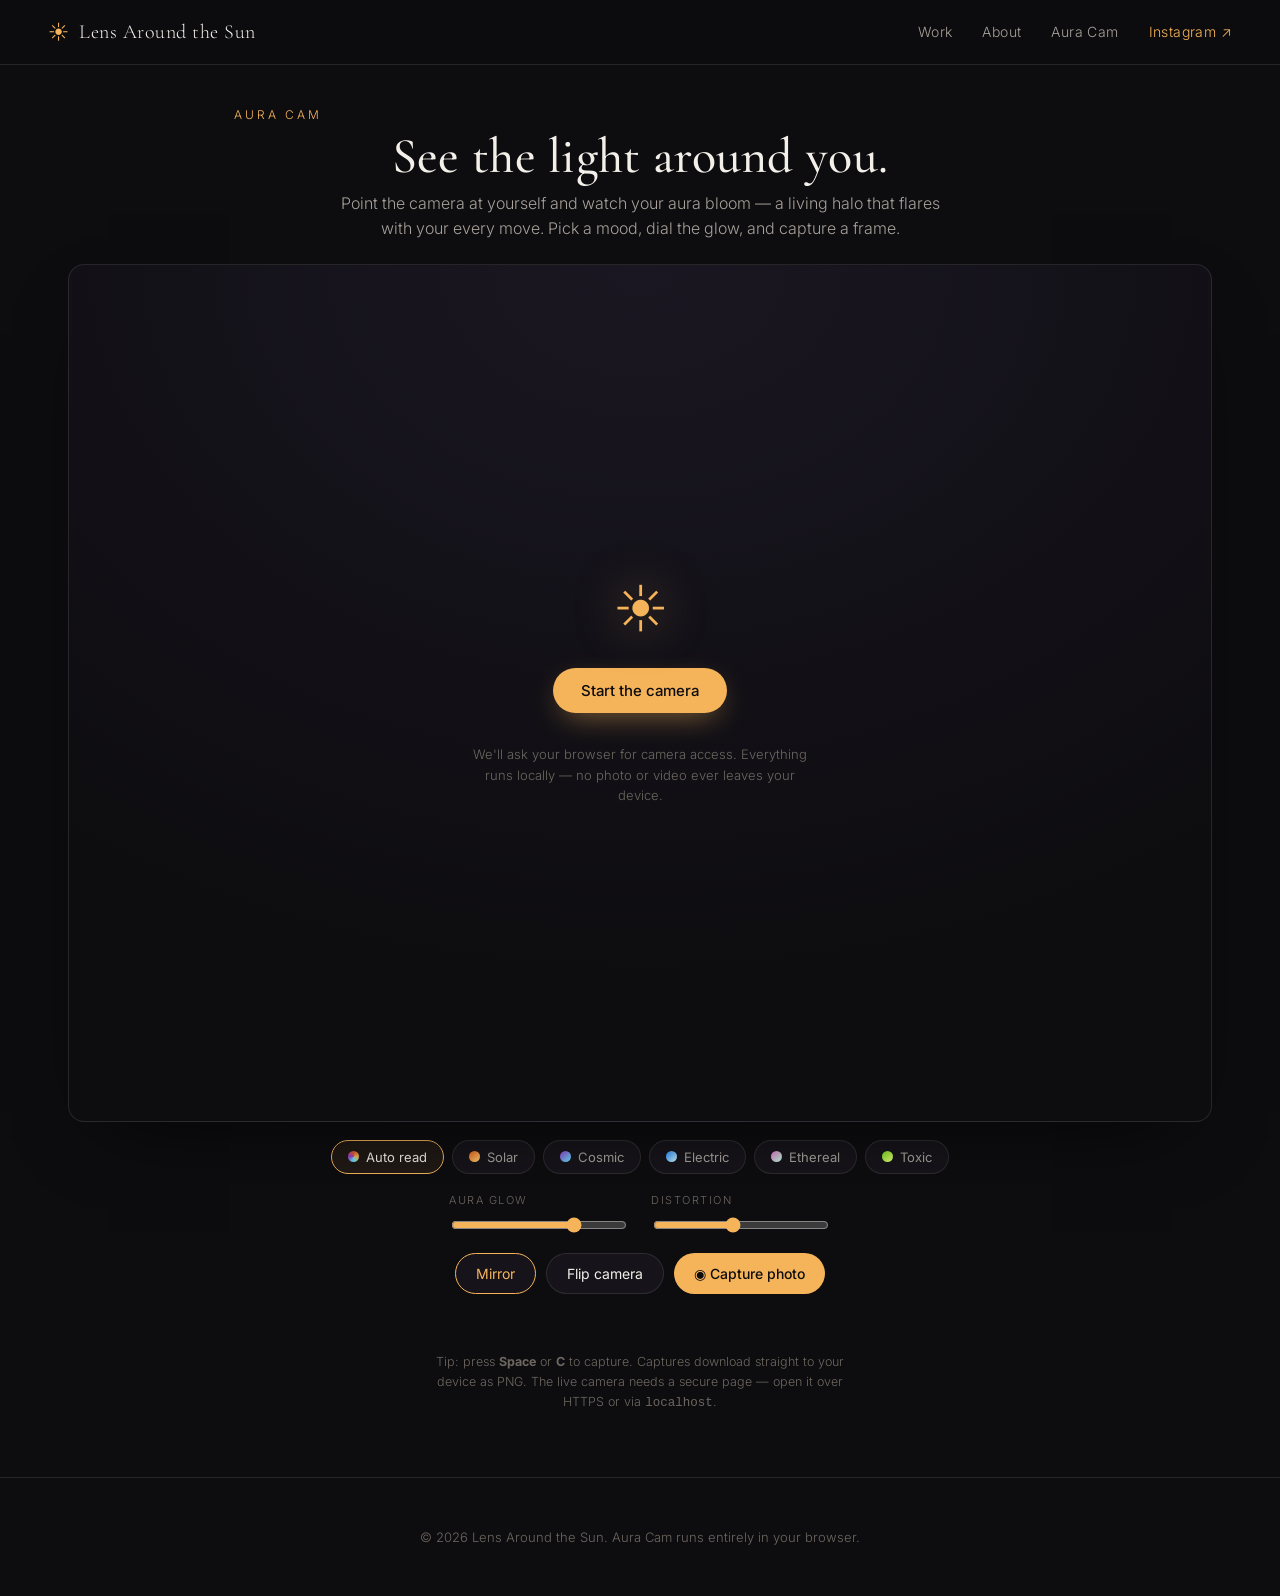
<file: aura.html>
<!doctype html>
<html lang="en">
<head>
  <meta charset="utf-8" />
  <meta name="viewport" content="width=device-width, initial-scale=1" />
  <title>Aura Cam — Lens Around the Sun</title>
  <meta name="description" content="Point the camera at yourself and watch your aura bloom — a live, in-browser aura photo booth. Nothing leaves your device." />

  <link rel="preconnect" href="https://fonts.googleapis.com" />
  <link rel="preconnect" href="https://fonts.gstatic.com" crossorigin />
  <link href="https://fonts.googleapis.com/css2?family=Cormorant+Garamond:wght@400;500;600&family=Inter:wght@300;400;500&display=swap" rel="stylesheet" />
  <link rel="stylesheet" href="css/style.css" />
  <link rel="stylesheet" href="css/aura.css" />
</head>
<body>
  <header class="site-header" id="top">
    <a class="brand" href="index.html">
      <span class="brand-mark" aria-hidden="true">☀</span>
      <span class="brand-name">Lens Around the Sun</span>
    </a>
    <nav class="nav">
      <a href="index.html#work">Work</a>
      <a href="index.html#about">About</a>
      <a href="aura.html" aria-current="page">Aura Cam</a>
      <a class="nav-ig" href="https://www.instagram.com/lensaroundthesun" target="_blank" rel="noopener">Instagram ↗</a>
    </nav>
  </header>

  <main class="aura-main">
    <div class="aura-head">
      <p class="hero-kicker">Aura Cam</p>
      <h1>See the light around you.</h1>
      <p>Point the camera at yourself and watch your aura bloom — a living halo that flares with your every move. Pick a mood, dial the glow, and capture a frame.</p>
    </div>

    <div class="stage" id="stage">
      <video id="cam" playsinline autoplay muted></video>
      <canvas id="view"></canvas>
      <div class="flash" id="flash"></div>

      <div class="start-wrap" id="startWrap">
        <button class="btn" id="startBtn">Start the camera</button>
        <p class="start-note">We'll ask your browser for camera access. Everything runs locally — no photo or video ever leaves your device.</p>
        <p class="start-msg" id="startMsg" hidden></p>
      </div>
    </div>

    <div class="reading" id="reading" hidden>
      <div class="r-label">Your aura reads</div>
      <div class="r-name" id="readName">—</div>
      <div class="r-trait" id="readTrait">&nbsp;</div>
    </div>

    <div class="toolbar" id="toolbar" hidden>
      <div class="moods" id="moods" role="group" aria-label="Aura mood">
        <button class="chip" data-mood="auto" aria-pressed="true"><span class="dot auto"></span>Auto read</button>
        <button class="chip" data-mood="solar" aria-pressed="false"><span class="dot solar"></span>Solar</button>
        <button class="chip" data-mood="cosmic" aria-pressed="false"><span class="dot cosmic"></span>Cosmic</button>
        <button class="chip" data-mood="electric" aria-pressed="false"><span class="dot electric"></span>Electric</button>
        <button class="chip" data-mood="ethereal" aria-pressed="false"><span class="dot ethereal"></span>Ethereal</button>
        <button class="chip" data-mood="toxic" aria-pressed="false"><span class="dot toxic"></span>Toxic</button>
      </div>

      <div class="sliders">
        <div class="slider">
          <label for="intensity">Aura glow</label>
          <input type="range" id="intensity" min="0" max="100" value="72" />
        </div>
        <div class="slider">
          <label for="distort">Distortion</label>
          <input type="range" id="distort" min="0" max="100" value="45" />
        </div>
      </div>

      <div class="actions">
        <button class="btn-ghost" id="mirrorBtn" aria-pressed="true">Mirror</button>
        <button class="btn-ghost" id="flipBtn">Flip camera</button>
        <button class="btn-ghost btn-shot" id="shotBtn">◉ Capture photo</button>
      </div>
    </div>

    <div class="strip" id="strip" hidden aria-label="Your captures"></div>

    <p class="aura-note">Tip: press <strong>Space</strong> or <strong>C</strong> to capture. Captures download straight to your device as PNG. The live camera needs a secure page — open it over HTTPS or via <code>localhost</code>.</p>
  </main>

  <footer class="site-footer">
    <p>© <span id="year"></span> Lens Around the Sun. Aura Cam runs entirely in your browser.</p>
  </footer>

  <script>document.getElementById('year').textContent = new Date().getFullYear();</script>
  <script src="js/aura.js"></script>
</body>
</html>
</file>
<file: css/style.css>
/* ============================================================
   Lens Around the Sun — styles
   Dark, image-first photography portfolio
   ============================================================ */

:root {
  --bg:        #0d0c0f;
  --bg-soft:   #16141a;
  --fg:        #f3efe9;
  --fg-dim:    #a7a19a;
  --fg-faint:  #6d6760;
  --accent:    #f6b45a;   /* sun */
  --accent-2:  #e4572e;   /* ember */
  --line:      rgba(255,255,255,0.10);
  --serif: "Cormorant Garamond", Georgia, "Times New Roman", serif;
  --sans:  "Inter", system-ui, -apple-system, Segoe UI, Roboto, sans-serif;
  --maxw: 1240px;
}

* { box-sizing: border-box; }

html { scroll-behavior: smooth; }

body {
  margin: 0;
  background: var(--bg);
  color: var(--fg);
  font-family: var(--sans);
  font-weight: 300;
  line-height: 1.6;
  -webkit-font-smoothing: antialiased;
  overflow-x: hidden;
}

h1, h2 { font-family: var(--serif); font-weight: 500; letter-spacing: 0.3px; }

a { color: inherit; text-decoration: none; }

/* ---------- Header ---------- */
.site-header {
  position: sticky;
  top: 0;
  z-index: 50;
  display: flex;
  align-items: center;
  justify-content: space-between;
  gap: 16px;
  padding: 16px clamp(16px, 4vw, 48px);
  background: rgba(13,12,15,0.72);
  backdrop-filter: blur(10px);
  border-bottom: 1px solid var(--line);
}
.brand { display: flex; align-items: center; gap: 10px; }
.brand-mark { color: var(--accent); font-size: 20px; }
.brand-name {
  font-family: var(--serif);
  font-size: 20px;
  letter-spacing: 0.5px;
  white-space: nowrap;
}
.nav { display: flex; align-items: center; gap: clamp(14px, 2.4vw, 30px); }
.nav a {
  font-size: 14px;
  letter-spacing: 0.4px;
  color: var(--fg-dim);
  transition: color 0.2s ease;
}
.nav a:hover { color: var(--fg); }
.nav-ig { color: var(--accent) !important; }

/* ---------- Hero ---------- */
.hero {
  position: relative;
  min-height: min(82vh, 760px);
  display: flex;
  align-items: center;
  padding: 80px clamp(16px, 4vw, 48px);
  background:
    radial-gradient(60% 70% at 25% 20%, rgba(246,180,90,0.22), transparent 60%),
    radial-gradient(55% 60% at 85% 90%, rgba(228,87,46,0.18), transparent 60%),
    var(--bg);
}
.hero-inner { max-width: var(--maxw); margin: 0 auto; width: 100%; }
.hero-kicker {
  text-transform: uppercase;
  letter-spacing: 5px;
  font-size: 12px;
  color: var(--accent);
  margin: 0 0 18px;
}
.hero-title {
  font-size: clamp(38px, 7vw, 86px);
  line-height: 1.04;
  margin: 0 0 24px;
  max-width: 16ch;
}
.hero-sub {
  font-size: clamp(16px, 2vw, 20px);
  color: var(--fg-dim);
  max-width: 48ch;
  margin: 0 0 36px;
}
.hero-cta {
  display: inline-block;
  font-size: 14px;
  letter-spacing: 1px;
  padding: 13px 26px;
  border: 1px solid var(--line);
  border-radius: 999px;
  transition: border-color 0.2s, color 0.2s, background 0.2s;
}
.hero-cta:hover { border-color: var(--accent); color: var(--accent); }

/* ---------- Sections ---------- */
.work, .about, .contact { padding: clamp(48px, 8vw, 110px) clamp(16px, 4vw, 48px); }
.section-head {
  max-width: var(--maxw);
  margin: 0 auto clamp(24px, 4vw, 44px);
  display: flex;
  flex-wrap: wrap;
  align-items: baseline;
  justify-content: space-between;
  gap: 16px;
}
.section-head h2 { font-size: clamp(28px, 4vw, 44px); margin: 0; }

/* ---------- Filters ---------- */
.filters { display: flex; flex-wrap: wrap; gap: 8px; }
.filter-btn {
  font-family: var(--sans);
  font-size: 13px;
  letter-spacing: 0.4px;
  color: var(--fg-dim);
  background: transparent;
  border: 1px solid var(--line);
  border-radius: 999px;
  padding: 7px 16px;
  cursor: pointer;
  transition: all 0.2s ease;
}
.filter-btn:hover { color: var(--fg); border-color: var(--fg-faint); }
.filter-btn.is-active {
  color: var(--bg);
  background: var(--accent);
  border-color: var(--accent);
}

/* ---------- Gallery (masonry via CSS columns) ---------- */
.gallery {
  max-width: var(--maxw);
  margin: 0 auto;
  column-count: 3;
  column-gap: 16px;
}
@media (max-width: 900px) { .gallery { column-count: 2; } }
@media (max-width: 560px) { .gallery { column-count: 1; } }

.tile {
  position: relative;
  display: block;
  width: 100%;
  margin: 0 0 16px;
  break-inside: avoid;
  border-radius: 4px;
  overflow: hidden;
  cursor: zoom-in;
  background: var(--bg-soft);
  opacity: 0;
  transform: translateY(14px);
  transition: opacity 0.6s ease, transform 0.6s ease;
}
.tile.in { opacity: 1; transform: none; }
.tile img {
  display: block;
  width: 100%;
  height: auto;
  transition: transform 0.6s cubic-bezier(.2,.7,.2,1), filter 0.4s ease;
}
.tile:hover img { transform: scale(1.04); }
.tile-overlay {
  position: absolute;
  inset: auto 0 0 0;
  padding: 36px 16px 14px;
  background: linear-gradient(to top, rgba(0,0,0,0.6), transparent);
  opacity: 0;
  transition: opacity 0.3s ease;
}
.tile:hover .tile-overlay, .tile:focus-visible .tile-overlay { opacity: 1; }
.tile-title { font-family: var(--serif); font-size: 19px; }
.tile-cat { font-size: 12px; letter-spacing: 1px; color: var(--accent); text-transform: uppercase; }

/* ---------- About ---------- */
.about { background: var(--bg-soft); border-top: 1px solid var(--line); border-bottom: 1px solid var(--line); }
.about-inner { max-width: 760px; margin: 0 auto; }
.about-inner h2 { font-size: clamp(28px, 4vw, 44px); margin: 0 0 24px; }
.about-inner p { font-size: clamp(16px, 1.8vw, 19px); color: var(--fg-dim); margin: 0 0 18px; }
.about-inner em { color: var(--fg); font-style: italic; }

/* ---------- Contact ---------- */
.contact-inner { max-width: 760px; margin: 0 auto; text-align: center; }
.contact-inner h2 { font-size: clamp(28px, 4vw, 44px); margin: 0 0 14px; }
.contact-inner > p { color: var(--fg-dim); margin: 0 0 28px; }
.contact-email {
  display: inline-block;
  font-family: var(--serif);
  font-size: clamp(26px, 4vw, 40px);
  color: var(--accent);
  border-bottom: 1px solid transparent;
  transition: border-color 0.2s;
}
.contact-email:hover { border-color: var(--accent); }
.contact-social { margin-top: 22px; }
.contact-social a { color: var(--fg-dim); letter-spacing: 0.5px; }
.contact-social a:hover { color: var(--fg); }

/* ---------- Footer ---------- */
.site-footer {
  padding: 36px clamp(16px, 4vw, 48px);
  text-align: center;
  color: var(--fg-faint);
  font-size: 13px;
  border-top: 1px solid var(--line);
}

/* ---------- Lightbox ---------- */
.lightbox {
  position: fixed;
  inset: 0;
  z-index: 100;
  display: flex;
  align-items: center;
  justify-content: center;
  padding: 24px;
  background: rgba(8,7,10,0.94);
  backdrop-filter: blur(6px);
  opacity: 0;
  visibility: hidden;
  transition: opacity 0.3s ease, visibility 0.3s ease;
}
.lightbox.open { opacity: 1; visibility: visible; }
.lb-figure { margin: 0; max-width: 92vw; max-height: 88vh; text-align: center; }
.lb-img {
  max-width: 92vw;
  max-height: 80vh;
  object-fit: contain;
  border-radius: 3px;
  box-shadow: 0 30px 80px rgba(0,0,0,0.6);
}
.lb-caption { margin-top: 14px; color: var(--fg-dim); font-family: var(--serif); font-size: 18px; letter-spacing: 0.4px; }
.lb-btn {
  position: absolute;
  background: transparent;
  color: var(--fg);
  border: none;
  cursor: pointer;
  opacity: 0.75;
  transition: opacity 0.2s, color 0.2s;
}
.lb-btn:hover { opacity: 1; color: var(--accent); }
.lb-close { top: 18px; right: 22px; font-size: 26px; }
.lb-prev, .lb-next { top: 50%; transform: translateY(-50%); font-size: 52px; padding: 0 10px; }
.lb-prev { left: clamp(6px, 2vw, 28px); }
.lb-next { right: clamp(6px, 2vw, 28px); }

@media (max-width: 560px) {
  .brand-name { font-size: 16px; }
  .nav { gap: 14px; }
  .nav a { font-size: 13px; }
}

/* Respect reduced-motion preferences */
@media (prefers-reduced-motion: reduce) {
  html { scroll-behavior: auto; }
  .tile, .tile img, .hero-cta, .lb-img { transition: none !important; }
  .tile { opacity: 1; transform: none; }
}
</file>
<file: css/aura.css>
/* ============================================================
   Lens Around the Sun — Aura Cam styles
   Inherits tokens (--bg, --accent, --serif …) from style.css
   ============================================================ */

.aura-main {
  max-width: 1240px;
  margin: 0 auto;
  padding: clamp(20px, 4vw, 40px) clamp(16px, 4vw, 48px) 64px;
}

.aura-head { text-align: center; margin-bottom: 22px; }
.aura-head .hero-kicker {
  font-family: var(--sans);
  text-transform: uppercase;
  letter-spacing: 3px;
  font-size: 12px;
  color: var(--accent);
  margin: 0 0 6px;
}
.aura-head h1 {
  font-size: clamp(30px, 5vw, 50px);
  line-height: 1.05;
  margin: 0 0 8px;
  text-wrap: balance;
}
.aura-head p { color: var(--fg-dim); margin: 0 auto; max-width: 60ch; }

/* ---------- Stage ---------- */
.stage {
  position: relative;
  width: 100%;
  aspect-ratio: 4 / 3;
  max-width: 100%;
  margin: 0 auto;
  border-radius: 16px;
  overflow: hidden;
  background:
    radial-gradient(120% 120% at 50% 0%, #1a1722 0%, var(--bg) 70%);
  border: 1px solid var(--line);
  box-shadow: 0 30px 80px -40px rgba(0,0,0,0.9);
}
#cam { display: none; }
#view { display: block; width: 100%; height: 100%; }

/* capture flash */
.flash {
  position: absolute; inset: 0; background: #fff; opacity: 0;
  pointer-events: none;
}
.flash.go { animation: flash 420ms ease-out; }
@keyframes flash { 0% { opacity: 0.85; } 100% { opacity: 0; } }

/* ---------- Start overlay ---------- */
.start-wrap {
  position: absolute; inset: 0;
  display: flex; flex-direction: column; align-items: center; justify-content: center;
  gap: 18px; text-align: center; padding: 24px;
}
.start-wrap::before {
  content: "☀";
  font-size: 52px; color: var(--accent);
  filter: drop-shadow(0 0 24px rgba(246,180,90,0.5));
  animation: pulse 4s ease-in-out infinite;
}
@keyframes pulse { 0%,100% { transform: scale(1); opacity: 0.9; } 50% { transform: scale(1.08); opacity: 1; } }
@media (prefers-reduced-motion: reduce) { .start-wrap::before { animation: none; } }

.btn {
  font-family: var(--sans); font-size: 15px; font-weight: 500;
  color: var(--bg); background: var(--accent);
  border: none; border-radius: 999px; padding: 13px 28px; cursor: pointer;
  transition: transform 0.15s ease, background 0.15s ease, box-shadow 0.2s ease;
  box-shadow: 0 10px 30px -10px rgba(246,180,90,0.6);
}
.btn:hover { transform: translateY(-1px); background: #ffc876; }
.btn:disabled { opacity: 0.6; cursor: default; transform: none; }
.start-note { color: var(--fg-faint); font-size: 13px; max-width: 42ch; }
.start-msg {
  color: var(--accent-2); font-size: 14px; max-width: 48ch; line-height: 1.5;
}
.start-msg code {
  font-family: ui-monospace, SFMono-Regular, Menlo, monospace;
  background: rgba(255,255,255,0.08); padding: 1px 6px; border-radius: 5px;
  font-size: 0.9em; color: var(--fg);
}

/* ---------- Reading ---------- */
.reading {
  text-align: center; margin: 20px 0 6px;
}
.reading .r-label {
  text-transform: uppercase; letter-spacing: 2px; font-size: 11px;
  color: var(--fg-faint);
}
.reading .r-name {
  font-family: var(--serif); font-size: 30px; color: var(--fg);
  margin: 2px 0;
}
.reading .r-trait { color: var(--fg-dim); font-size: 14px; }

/* ---------- Toolbar ---------- */
.toolbar {
  margin-top: 18px;
  display: flex; flex-direction: column; gap: 18px; align-items: center;
}
.moods { display: flex; flex-wrap: wrap; gap: 8px; justify-content: center; }
.chip {
  font-family: var(--sans); font-size: 13px; color: var(--fg-dim);
  background: var(--bg-soft); border: 1px solid var(--line);
  border-radius: 999px; padding: 8px 16px; cursor: pointer;
  display: inline-flex; align-items: center; gap: 7px;
  transition: color 0.15s, border-color 0.15s, background 0.15s;
}
.chip:hover { color: var(--fg); }
.chip .dot { width: 11px; height: 11px; border-radius: 50%; }
.chip[aria-pressed="true"] { color: var(--fg); border-color: var(--accent); background: rgba(246,180,90,0.08); }
.dot.auto     { background: conic-gradient(from 0deg, #e4572e, #f6b45a, #60e8ff, #9642cd, #e4572e); }
.dot.solar    { background: linear-gradient(135deg, #e86016, #ffd478); }
.dot.cosmic   { background: linear-gradient(135deg, #9642cd, #60e8ff); }
.dot.electric { background: linear-gradient(135deg, #2a8eff, #cdf6ff); }
.dot.ethereal { background: linear-gradient(135deg, #e87ac8, #b6ffde); }
.dot.toxic    { background: linear-gradient(135deg, #7adc1e, #e8ff7a); }

.sliders { display: flex; flex-wrap: wrap; gap: 22px; justify-content: center; }
.slider { display: flex; flex-direction: column; gap: 6px; min-width: 180px; }
.slider label {
  font-size: 11px; text-transform: uppercase; letter-spacing: 1.5px; color: var(--fg-faint);
}
.slider input[type="range"] { accent-color: var(--accent); cursor: pointer; }

.actions { display: flex; flex-wrap: wrap; gap: 10px; justify-content: center; }
.btn-ghost {
  font-family: var(--sans); font-size: 14px; color: var(--fg);
  background: var(--bg-soft); border: 1px solid var(--line);
  border-radius: 999px; padding: 11px 20px; cursor: pointer;
  transition: border-color 0.15s, background 0.15s;
}
.btn-ghost:hover { border-color: var(--fg-dim); }
.btn-ghost[aria-pressed="true"] { border-color: var(--accent); color: var(--accent); }
.btn-shot { background: var(--accent); color: var(--bg); border: none; font-weight: 500; }
.btn-shot:hover { background: #ffc876; }

/* ---------- Captures strip ---------- */
.strip {
  margin: 24px auto 0; display: flex; flex-wrap: wrap; gap: 10px; justify-content: center;
}
.thumb {
  width: 92px; height: 69px; border-radius: 8px; overflow: hidden;
  border: 1px solid var(--line); display: block;
}
.thumb img { width: 100%; height: 100%; object-fit: cover; display: block; }
.thumb:hover { border-color: var(--accent); }

.aura-note {
  text-align: center; color: var(--fg-faint); font-size: 12.5px;
  margin: 34px auto 0; max-width: 56ch; line-height: 1.6;
}

@media (max-width: 560px) {
  .stage { aspect-ratio: 3 / 4; }
  .reading .r-name { font-size: 25px; }
}
</file>
